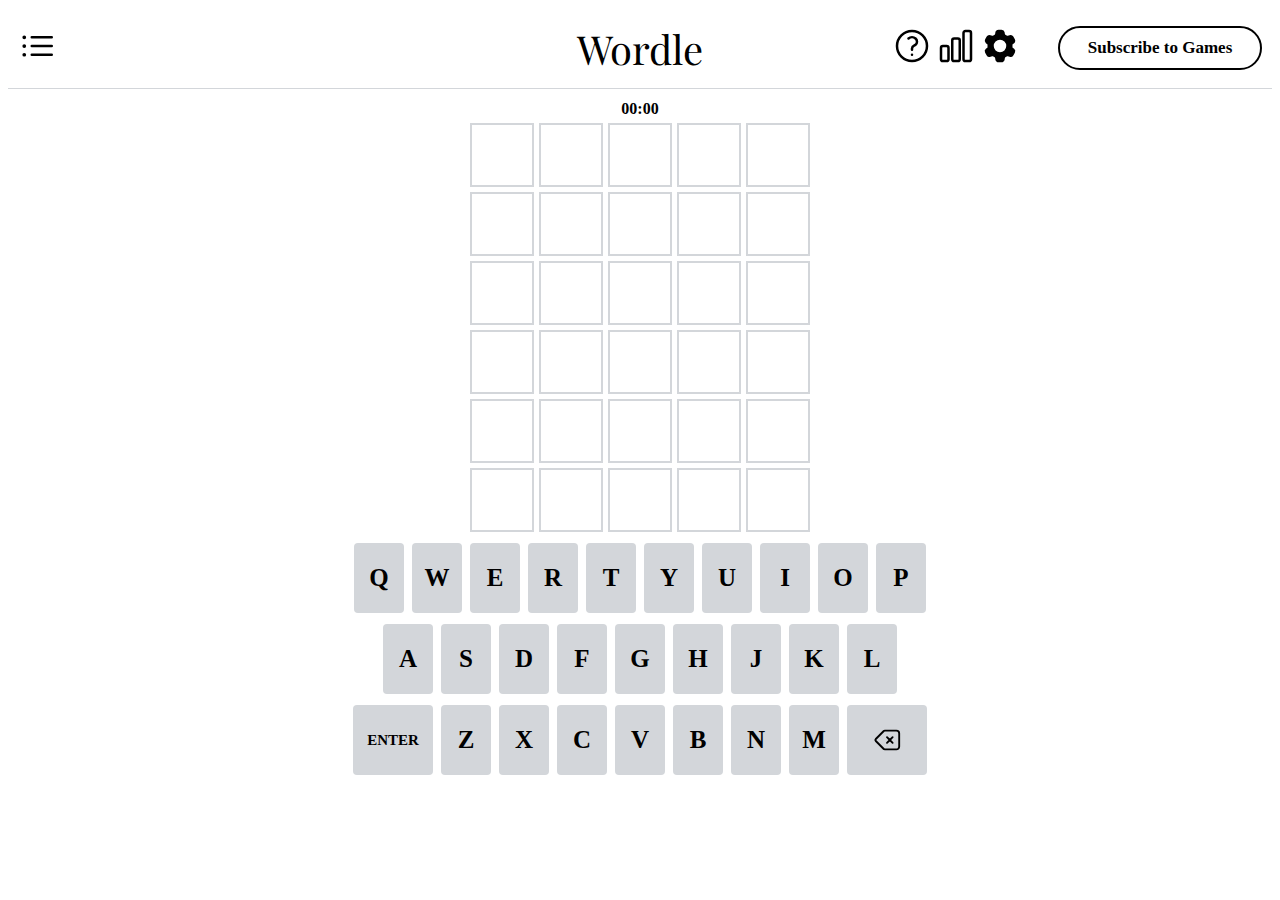
<file: index.html>
<!DOCTYPE html>
<html lang="en">
  <head>
    <meta charset="UTF-8" />
    <meta name="viewport" content="width=device-width, initial-scale=1.0" />
    <title>Wordle</title>
    <link rel="stylesheet" href="css/main.css" />
    <link rel="stylesheet" href="css/footer.css" />
    <link rel="stylesheet" href="css/header.css" />
    <link rel="preconnect" href="https://fonts.googleapis.com" />
    <link rel="preconnect" href="https://fonts.gstatic.com" crossorigin />
    <link
      href="https://fonts.googleapis.com/css2?family=Playfair+Display:wght@500&display=swap"
      rel="stylesheet"
    />
  </head>
  <body>
    <header>
      <div class="left-icon">
        <img src="assets/list.svg" alt="" />
      </div>
      <div class="wordle">Wordle</div>
      <div class="right-icons">
        <div>
          <img src="assets/info.svg" alt="" />
          <img src="assets/chart.svg" alt="" />
          <img src="assets/setting.svg" alt="" />
        </div>
        <div class="sub_btn">Subscribe to Games</div>
      </div>
    </header>
    <main>
      <div class="time">00:00</div>
      <div class="board-row row-0">
        <div class="board-block" data-index="00"></div>
        <div class="board-block" data-index="01"></div>
        <div class="board-block" data-index="02"></div>
        <div class="board-block" data-index="03"></div>
        <div class="board-block" data-index="04"></div>
      </div>
      <div class="board-row row-1">
        <div class="board-block" data-index="10"></div>
        <div class="board-block" data-index="11"></div>
        <div class="board-block" data-index="12"></div>
        <div class="board-block" data-index="13"></div>
        <div class="board-block" data-index="14"></div>
      </div>
      <div class="board-row row-2">
        <div class="board-block" data-index="20"></div>
        <div class="board-block" data-index="21"></div>
        <div class="board-block" data-index="22"></div>
        <div class="board-block" data-index="23"></div>
        <div class="board-block" data-index="24"></div>
      </div>
      <div class="board-row row-3">
        <div class="board-block" data-index="30"></div>
        <div class="board-block" data-index="31"></div>
        <div class="board-block" data-index="32"></div>
        <div class="board-block" data-index="33"></div>
        <div class="board-block" data-index="34"></div>
      </div>
      <div class="board-row row-4">
        <div class="board-block" data-index="40"></div>
        <div class="board-block" data-index="41"></div>
        <div class="board-block" data-index="42"></div>
        <div class="board-block" data-index="43"></div>
        <div class="board-block" data-index="44"></div>
      </div>
      <div class="board-row row-5">
        <div class="board-block" data-index="50"></div>
        <div class="board-block" data-index="51"></div>
        <div class="board-block" data-index="52"></div>
        <div class="board-block" data-index="53"></div>
        <div class="board-block" data-index="54"></div>
      </div>
    </main>
    <footer>
      <div class="keyboard row-0">
        <div class="keyboard-block" data-key="Q"><div>Q</div></div>
        <div class="keyboard-block" data-key="W"><div>W</div></div>
        <div class="keyboard-block" data-key="E"><div>E</div></div>
        <div class="keyboard-block" data-key="R"><div>R</div></div>
        <div class="keyboard-block" data-key="T"><div>T</div></div>
        <div class="keyboard-block" data-key="Y"><div>Y</div></div>
        <div class="keyboard-block" data-key="U"><div>U</div></div>
        <div class="keyboard-block" data-key="I"><div>I</div></div>
        <div class="keyboard-block" data-key="O"><div>O</div></div>
        <div class="keyboard-block" data-key="P"><div>P</div></div>
      </div>
      <div class="keyboard row-1">
        <div class="keyboard-block" data-key="A"><div>A</div></div>
        <div class="keyboard-block" data-key="S"><div>S</div></div>
        <div class="keyboard-block" data-key="D"><div>D</div></div>
        <div class="keyboard-block" data-key="F"><div>F</div></div>
        <div class="keyboard-block" data-key="G"><div>G</div></div>
        <div class="keyboard-block" data-key="H"><div>H</div></div>
        <div class="keyboard-block" data-key="J"><div>J</div></div>
        <div class="keyboard-block" data-key="K"><div>K</div></div>
        <div class="keyboard-block" data-key="L"><div>L</div></div>
      </div>
      <div class="keyboard row-2">
        <div class="keyboard-block enter" data-key="enter">
          <div>ENTER</div>
        </div>
        <div class="keyboard-block" data-key="Z"><div>Z</div></div>
        <div class="keyboard-block" data-key="X"><div>X</div></div>
        <div class="keyboard-block" data-key="C"><div>C</div></div>
        <div class="keyboard-block" data-key="V"><div>V</div></div>
        <div class="keyboard-block" data-key="B"><div>B</div></div>
        <div class="keyboard-block" data-key="N"><div>N</div></div>
        <div class="keyboard-block" data-key="M"><div>M</div></div>
        <div class="keyboard-block delete" data-key="delete">
          <img src="assets/backspace.svg" alt="" />
        </div>
      </div>
    </footer>
    <script src="js/index.js"></script>
  </body>
</html>
</file>
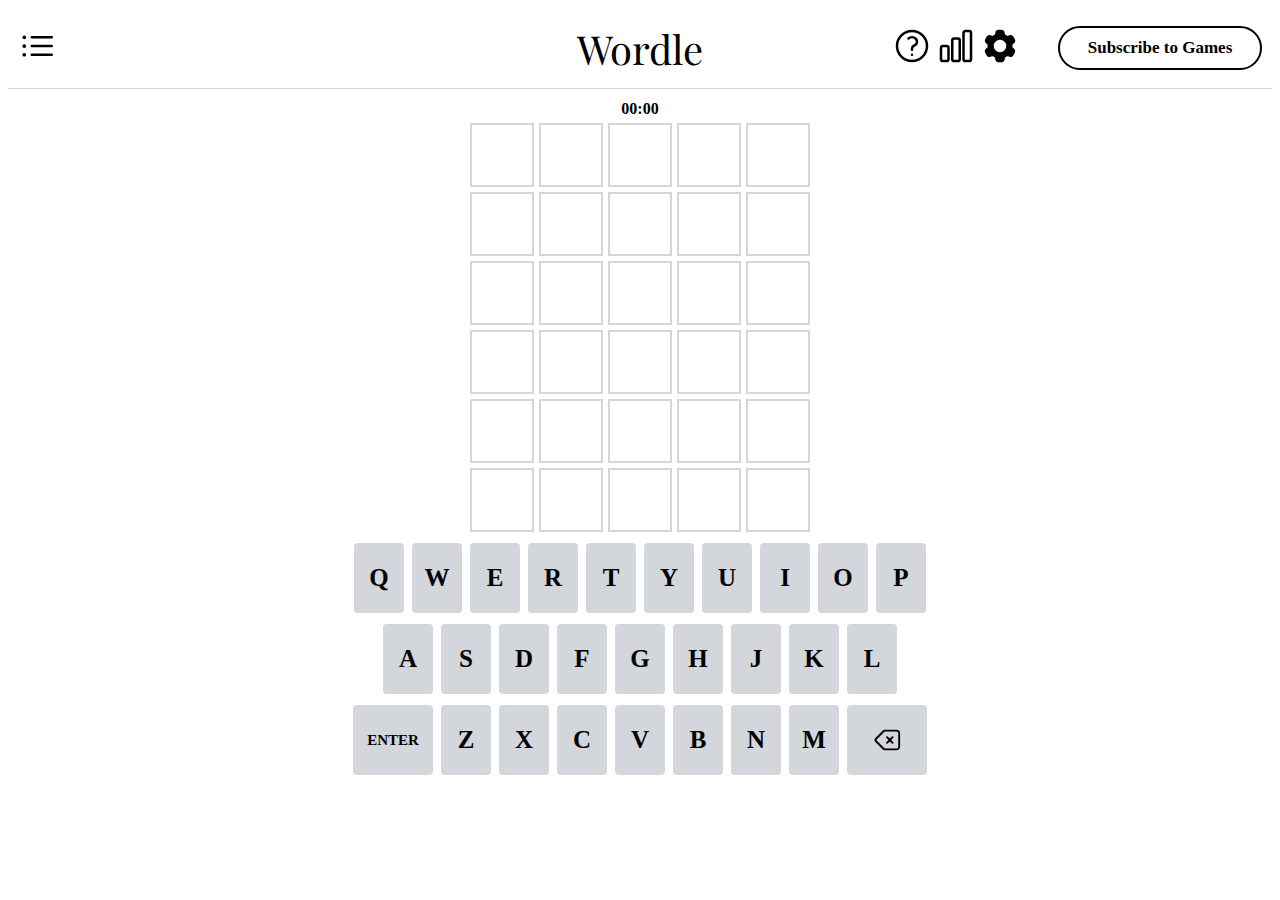
<file: static/index.html>
<!DOCTYPE html>
<html lang="en">
  <head>
    <meta charset="UTF-8" />
    <meta name="viewport" content="width=device-width, initial-scale=1.0" />
    <title>Wordle</title>
    <link rel="stylesheet" href="css/main.css" />
    <link rel="stylesheet" href="css/footer.css" />
    <link rel="stylesheet" href="css/header.css" />
    <link rel="preconnect" href="https://fonts.googleapis.com" />
    <link rel="preconnect" href="https://fonts.gstatic.com" crossorigin />
    <link
      href="https://fonts.googleapis.com/css2?family=Playfair+Display:wght@500&display=swap"
      rel="stylesheet"
    />
  </head>
  <body>
    <header>
      <div class="left-icon">
        <img src="assets/list.svg" alt="" />
      </div>
      <div class="wordle">Wordle</div>
      <div class="right-icons">
        <div>
          <img src="assets/info.svg" alt="" />
          <img src="assets/chart.svg" alt="" />
          <img src="assets/setting.svg" alt="" />
        </div>
        <div class="sub_btn">Subscribe to Games</div>
      </div>
    </header>
    <main>
      <div class="time">00:00</div>
      <div class="board-row row-0">
        <div class="board-block" data-index="00"></div>
        <div class="board-block" data-index="01"></div>
        <div class="board-block" data-index="02"></div>
        <div class="board-block" data-index="03"></div>
        <div class="board-block" data-index="04"></div>
      </div>
      <div class="board-row row-1">
        <div class="board-block" data-index="10"></div>
        <div class="board-block" data-index="11"></div>
        <div class="board-block" data-index="12"></div>
        <div class="board-block" data-index="13"></div>
        <div class="board-block" data-index="14"></div>
      </div>
      <div class="board-row row-2">
        <div class="board-block" data-index="20"></div>
        <div class="board-block" data-index="21"></div>
        <div class="board-block" data-index="22"></div>
        <div class="board-block" data-index="23"></div>
        <div class="board-block" data-index="24"></div>
      </div>
      <div class="board-row row-3">
        <div class="board-block" data-index="30"></div>
        <div class="board-block" data-index="31"></div>
        <div class="board-block" data-index="32"></div>
        <div class="board-block" data-index="33"></div>
        <div class="board-block" data-index="34"></div>
      </div>
      <div class="board-row row-4">
        <div class="board-block" data-index="40"></div>
        <div class="board-block" data-index="41"></div>
        <div class="board-block" data-index="42"></div>
        <div class="board-block" data-index="43"></div>
        <div class="board-block" data-index="44"></div>
      </div>
      <div class="board-row row-5">
        <div class="board-block" data-index="50"></div>
        <div class="board-block" data-index="51"></div>
        <div class="board-block" data-index="52"></div>
        <div class="board-block" data-index="53"></div>
        <div class="board-block" data-index="54"></div>
      </div>
    </main>
    <footer>
      <div class="keyboard row-0">
        <div class="keyboard-block" data-key="Q"><div>Q</div></div>
        <div class="keyboard-block" data-key="W"><div>W</div></div>
        <div class="keyboard-block" data-key="E"><div>E</div></div>
        <div class="keyboard-block" data-key="R"><div>R</div></div>
        <div class="keyboard-block" data-key="T"><div>T</div></div>
        <div class="keyboard-block" data-key="Y"><div>Y</div></div>
        <div class="keyboard-block" data-key="U"><div>U</div></div>
        <div class="keyboard-block" data-key="I"><div>I</div></div>
        <div class="keyboard-block" data-key="O"><div>O</div></div>
        <div class="keyboard-block" data-key="P"><div>P</div></div>
      </div>
      <div class="keyboard row-1">
        <div class="keyboard-block" data-key="A"><div>A</div></div>
        <div class="keyboard-block" data-key="S"><div>S</div></div>
        <div class="keyboard-block" data-key="D"><div>D</div></div>
        <div class="keyboard-block" data-key="F"><div>F</div></div>
        <div class="keyboard-block" data-key="G"><div>G</div></div>
        <div class="keyboard-block" data-key="H"><div>H</div></div>
        <div class="keyboard-block" data-key="J"><div>J</div></div>
        <div class="keyboard-block" data-key="K"><div>K</div></div>
        <div class="keyboard-block" data-key="L"><div>L</div></div>
      </div>
      <div class="keyboard row-2">
        <div class="keyboard-block enter" data-key="enter">
          <div>ENTER</div>
        </div>
        <div class="keyboard-block" data-key="Z"><div>Z</div></div>
        <div class="keyboard-block" data-key="X"><div>X</div></div>
        <div class="keyboard-block" data-key="C"><div>C</div></div>
        <div class="keyboard-block" data-key="V"><div>V</div></div>
        <div class="keyboard-block" data-key="B"><div>B</div></div>
        <div class="keyboard-block" data-key="N"><div>N</div></div>
        <div class="keyboard-block" data-key="M"><div>M</div></div>
        <div class="keyboard-block delete" data-key="delete">
          <img src="assets/backspace.svg" alt="" />
        </div>
      </div>
      <div class="gameover-box">정답입니다!</div>
    </footer>
    <script src="js/index.js"></script>
  </body>
</html>
</file>
<file: css/main.css>
main {
  display: flex;
  flex-direction: column;
  justify-content: center;
  align-items: center;
  gap: 5px;
}

.time {
  font-weight: bold;
}

.board-row {
  display: flex;
  justify-content: center;
  align-items: center;
  gap: 5px;
}

.board-block {
  display: flex;
  justify-content: center;
  align-items: center;
  border: 2px solid #d3d6da;
  width: 60px;
  height: 60px;

  font-size: 30px;
  font-weight: 700;
}
</file>
<file: css/footer.css>
footer {
  display: flex;
  flex-direction: column;
  justify-content: center;
  align-items: center;
  gap: 11px;
  margin-top: 11px;
}

.keyboard {
  display: flex;
  justify-content: center;
  align-items: center;
  gap: 8px;
}

.keyboard-block {
  display: flex;
  justify-content: center;
  align-items: center;

  background-color: #d3d6da;
  font-size: 25px;
  font-weight: bold;
  width: 50px;
  height: 70px;
  border-radius: 4px;
}

.enter,
.delete {
  width: 80px;
}

.enter {
  font-size: 15px;
}

.delete img {
  width: 30px;
}
</file>
<file: css/header.css>
header {
  display: flex;
  align-items: center;
  justify-content: space-between;

  height: 80px;
  border-bottom: 1px solid #d3d6da;
  margin-bottom: 11px;
  padding: 0 10px 0 10px;
}

.left-icon {
  width: 370px;
}

.left-icon img {
  width: 40px;
}

.wordle {
  font-size: 40px;
  font-family: "Playfair Display", serif;
  width: 370px;

  display: flex;
  justify-content: center;
  align-items: center;
}

.right-icons {
  display: flex;
  justify-content: space-between;
  align-items: center;
  gap: 30px;
  width: 370px;
}

.right-icons img {
  width: 40px;
}

.sub_btn {
  font-size: 17px;
  font-weight: bold;
  border: 2px solid black;
  border-radius: 25px;
  height: 40px;
  width: 200px;

  display: flex;
  justify-content: center;
  align-items: center;
}
</file>
<file: static/css/main.css>
main {
  display: flex;
  flex-direction: column;
  justify-content: center;
  align-items: center;
  gap: 5px;
}

.time {
  font-weight: bold;
}

.board-row {
  display: flex;
  justify-content: center;
  align-items: center;
  gap: 5px;
}

.board-block {
  display: flex;
  justify-content: center;
  align-items: center;
  border: 2px solid #d3d6da;
  width: 60px;
  height: 60px;

  font-size: 35px;
  font-weight: 700;
}

.gameover-box {
  display: none;
  background-color: #f0f3f4;
  width: 200px;
  height: 150px;
  border-radius: 15px;
  justify-content: center;
  align-items: center;
  font-size: 20px;
  position: absolute;
  top: 50%;
  margin-top: -75px;
  box-shadow: rgba(0, 0, 0, 0.5) 0 0 0 9999px,
    rgba(0, 0, 0, 0.5) 2px 2px 2px 2px;
}
</file>
<file: static/css/footer.css>
footer {
  display: flex;
  flex-direction: column;
  justify-content: center;
  align-items: center;
  gap: 11px;
  margin-top: 11px;
}

.keyboard {
  display: flex;
  justify-content: center;
  align-items: center;
  gap: 8px;
}

.keyboard-block {
  display: flex;
  justify-content: center;
  align-items: center;

  background-color: #d3d6da;
  font-size: 25px;
  font-weight: bold;
  width: 50px;
  height: 70px;
  border-radius: 4px;

  cursor: pointer;
}

.enter,
.delete {
  width: 80px;
}

.enter {
  font-size: 15px;
}

.delete img {
  width: 30px;
}
</file>
<file: static/css/header.css>
header {
  display: flex;
  align-items: center;
  justify-content: space-between;

  height: 80px;
  border-bottom: 1px solid #d3d6da;
  margin-bottom: 11px;
  padding: 0 10px 0 10px;
}

.left-icon {
  width: 370px;
}

.left-icon img {
  width: 40px;
}

.wordle {
  font-size: 40px;
  font-family: "Playfair Display", serif;
  width: 370px;

  display: flex;
  justify-content: center;
  align-items: center;
}

.right-icons {
  display: flex;
  justify-content: space-between;
  align-items: center;
  gap: 30px;
  width: 370px;
}

.right-icons img {
  width: 40px;
}

.sub_btn {
  font-size: 17px;
  font-weight: bold;
  border: 2px solid black;
  border-radius: 25px;
  height: 40px;
  width: 200px;

  display: flex;
  justify-content: center;
  align-items: center;
}
</file>
